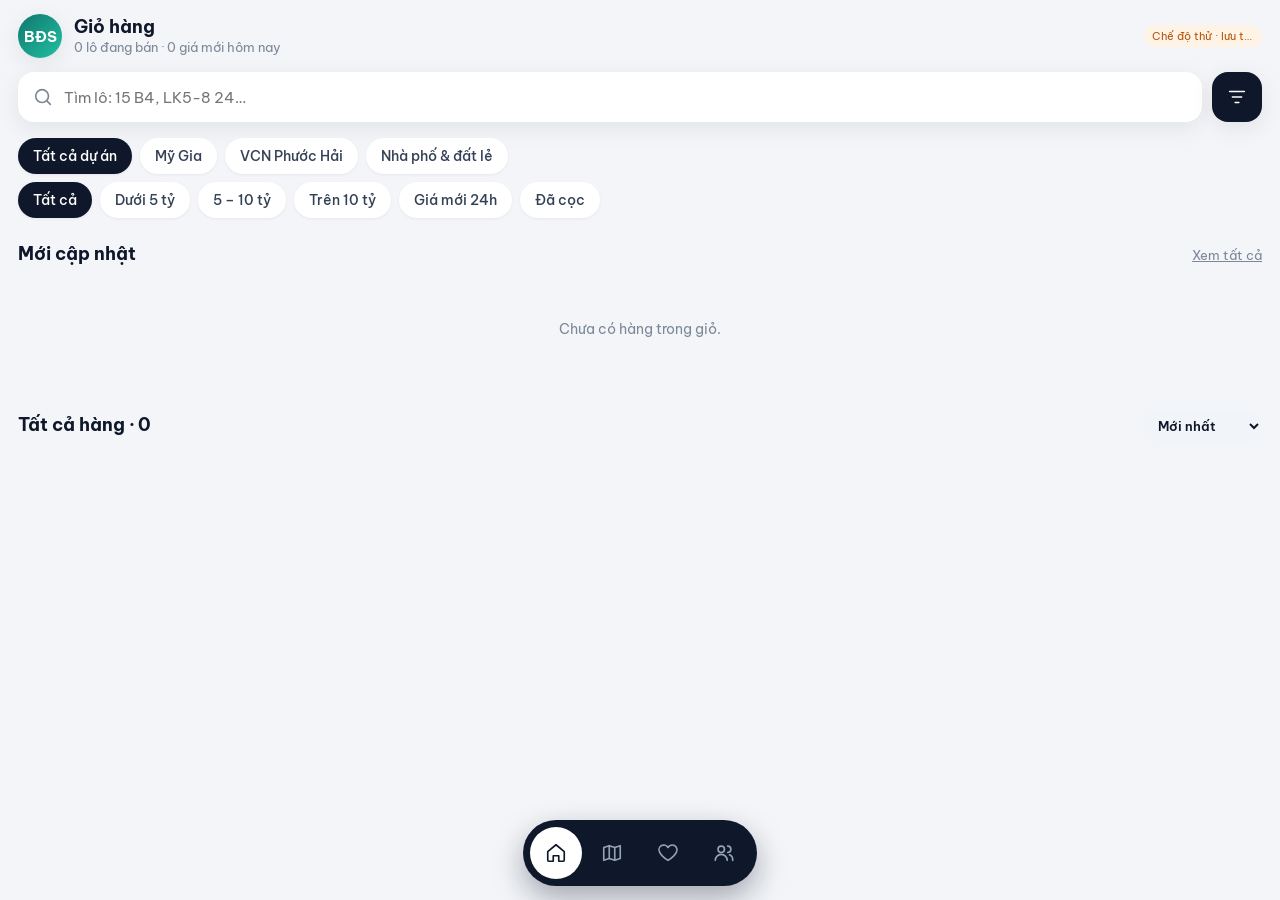
<file: index.html>
<!DOCTYPE html>
<html lang="vi">
<head>
<meta charset="utf-8">
<meta name="viewport" content="width=device-width, initial-scale=1, maximum-scale=1, viewport-fit=cover">
<meta name="theme-color" content="#f3f5f8">
<meta name="apple-mobile-web-app-capable" content="yes">
<title>Giỏ hàng BĐS</title>
<link rel="preconnect" href="https://fonts.googleapis.com">
<link href="https://fonts.googleapis.com/css2?family=Be+Vietnam+Pro:wght@400;500;600;700;800&display=swap" rel="stylesheet">
<link rel="stylesheet" href="leaflet.css">
<link rel="stylesheet" href="app.css?v=1794473545">
</head>
<body data-mode="sale">
<svg width="0" height="0" style="position:absolute">
 <symbol id="i-home" viewBox="0 0 24 24"><path d="M3 10.5 12 3l9 7.5V20a1 1 0 0 1-1 1h-5v-6h-6v6H4a1 1 0 0 1-1-1z"/></symbol>
 <symbol id="i-map" viewBox="0 0 24 24"><path d="M9 4 3 6v14l6-2 6 2 6-2V4l-6 2-6-2zM9 4v14M15 6v14"/></symbol>
 <symbol id="i-heart" viewBox="0 0 24 24"><path d="M12 20s-7-4.4-9.2-9A5 5 0 0 1 12 6a5 5 0 0 1 9.2 5C19 15.6 12 20 12 20z"/></symbol>
 <symbol id="i-users" viewBox="0 0 24 24"><circle cx="9" cy="8" r="3.5"/><path d="M2.5 20a6.5 6.5 0 0 1 13 0M16 4.5a3.5 3.5 0 0 1 0 7M18 14a6 6 0 0 1 3.5 6"/></symbol>
 <symbol id="i-inbox" viewBox="0 0 24 24"><path d="M4 13h4l2 3h4l2-3h4M5 5h14l2 8v6a1 1 0 0 1-1 1H4a1 1 0 0 1-1-1v-6z"/></symbol>
 <symbol id="i-grid" viewBox="0 0 24 24"><rect x="3" y="3" width="7" height="7" rx="2"/><rect x="14" y="3" width="7" height="7" rx="2"/><rect x="3" y="14" width="7" height="7" rx="2"/><rect x="14" y="14" width="7" height="7" rx="2"/></symbol>
 <symbol id="i-search" viewBox="0 0 24 24"><circle cx="11" cy="11" r="7"/><path d="m20 20-3.5-3.5"/></symbol>
 <symbol id="i-filter" viewBox="0 0 24 24"><path d="M4 6h16M7 12h10M10 18h4"/></symbol>
 <symbol id="i-back" viewBox="0 0 24 24"><path d="M15 5l-7 7 7 7"/></symbol>
 <symbol id="i-share" viewBox="0 0 24 24"><path d="M12 3v12M7 8l5-5 5 5M5 14v5a2 2 0 0 0 2 2h10a2 2 0 0 0 2-2v-5"/></symbol>
 <symbol id="i-pin" viewBox="0 0 24 24"><path d="M12 21s7-6.2 7-12a7 7 0 0 0-14 0c0 5.8 7 12 7 12z"/><circle cx="12" cy="9" r="2.5"/></symbol>
 <symbol id="i-area" viewBox="0 0 24 24"><rect x="4" y="4" width="16" height="16" rx="2"/><path d="M4 9h16M9 4v16"/></symbol>
 <symbol id="i-width" viewBox="0 0 24 24"><path d="M3 12h18M6 9l-3 3 3 3M18 9l3 3-3 3"/></symbol>
 <symbol id="i-compass" viewBox="0 0 24 24"><circle cx="12" cy="12" r="9"/><path d="m15.5 8.5-2 5-5 2 2-5z"/></symbol>
 <symbol id="i-pct" viewBox="0 0 24 24"><path d="M19 5 5 19"/><circle cx="7" cy="7" r="2.5"/><circle cx="17" cy="17" r="2.5"/></symbol>
 <symbol id="i-copy" viewBox="0 0 24 24"><rect x="8" y="8" width="12" height="12" rx="2"/><path d="M16 8V6a2 2 0 0 0-2-2H6a2 2 0 0 0-2 2v8a2 2 0 0 0 2 2h2"/></symbol>
 <symbol id="i-phone" viewBox="0 0 24 24"><path d="M5 4h4l2 5-2.5 1.5a11 11 0 0 0 5 5L15 13l5 2v4a2 2 0 0 1-2 2A16 16 0 0 1 3 6a2 2 0 0 1 2-2z"/></symbol>
 <symbol id="i-edit" viewBox="0 0 24 24"><path d="M4 20h4L19 9l-4-4L4 16zM14 6l4 4"/></symbol>
 <symbol id="i-plus" viewBox="0 0 24 24"><path d="M12 5v14M5 12h14"/></symbol>
 <symbol id="i-clock" viewBox="0 0 24 24"><circle cx="12" cy="12" r="9"/><path d="M12 7v5l3 2"/></symbol>
</svg>
<div id="app">
<main>
  <!-- HOME / GIỎ HÀNG -->
  <section class="view on" id="v-home">
    <div class="top">
      <div class="avatar" id="meAv">BĐS</div>
      <div class="who"><b id="hello">Giỏ hàng</b><small id="sub">Đang tải…</small></div>
      <span id="conn">…</span>
      <button class="icon-btn admin-only" id="bLogin" style="display:none" title="Đăng nhập">👤</button>
    </div>
    <div class="search">
      <div class="box"><svg class="i"><use href="#i-search"/></svg><input id="hq" placeholder="Tìm lô: 15 B4, LK5-8 24…" enterkeyhint="search"></div>
      <button class="icon-btn" id="hFilter"><svg class="i"><use href="#i-filter"/></svg></button>
    </div>
    <div class="chips" id="pjChips"></div>
    <div class="chips" id="qChips" style="padding-top:4px"></div>
    <div class="admin-only statrow" id="stats"></div>
    <div class="sec"><h3>Mới cập nhật</h3><button data-sort="new">Xem tất cả</button></div>
    <div class="hscroll" id="newest"></div>
    <div class="sec"><h3 id="listTitle">Tất cả hàng</h3>
      <select id="lsort" class="btn-lite" style="border:0;padding:7px 10px"><option value="new">Mới nhất</option><option value="asc">Giá thấp</option><option value="desc">Giá cao</option><option value="m2">Rẻ nhất /m²</option></select></div>
    <div class="admin-only pad" style="padding-top:0;margin-bottom:8px;display:flex;gap:8px;flex-wrap:wrap">
      <button class="btn sm pri" id="bAdd">＋ Thêm hàng</button><button class="btn sm" id="bCopyAll">Copy giỏ hàng</button><button class="btn sm" id="bUnpinned">Chưa ghim</button>
    </div>
    <div id="list"></div>
  </section>

  <!-- MAP -->
  <section class="view" id="v-map">
    <div id="map"></div>
    <div class="mapbar">
      <button class="icon-btn" id="mBack"><svg class="i"><use href="#i-back"/></svg></button>
      <div class="box"><svg class="i"><use href="#i-search"/></svg><input id="q" placeholder="Tìm lô, tên đường…" enterkeyhint="search"></div>
      <button class="icon-btn" id="bFilter"><svg class="i"><use href="#i-filter"/></svg></button>
    </div>
    <div class="panel" id="filterPanel">
      <div class="row"><span class="meta">Giá (tỷ)</span><input class="t" id="fMin" type="number" step="0.1" inputmode="decimal" placeholder="từ" style="width:90px"><input class="t" id="fMax" type="number" step="0.1" inputmode="decimal" placeholder="đến" style="width:90px"></div>
      <label class="f">Hướng</label><div class="row" id="fDirs"></div>
      <label class="f">Trạng thái</label><div class="row" id="fStatus"></div>
      <div class="row"><button class="chip" id="fRecent">Giá mới 24h</button><span style="margin-left:auto"></span><button class="btn sm" id="fClear">Xoá lọc</button><button class="btn sm pri" id="fClose">Xong</button></div>
      <div class="meta" id="fCount"></div>
    </div>
    <div class="panel dark" id="modeBar"></div>
    <div id="side">
      <div id="layerSw"><button data-l="block" class="on">Khối</button><button data-l="plain">Bản vẽ</button><button data-l="sat">Vệ tinh</button></div>
      <button class="btn sm admin-only" id="bAlign" style="background:#fff;box-shadow:var(--sh)">📐 Canh</button>
    </div>
    <div class="legend" id="legend"></div>
    <div id="sheet"><div class="grab"></div><div class="sh" id="sheetBody"></div></div>
  </section>

  <!-- DETAIL -->
  <section class="view" id="v-detail"></section>

  <!-- SAVED (sale) -->
  <section class="view" id="v-saved">
    <div class="top"><div class="who"><b>Đã lưu</b><small>Lô bạn đánh dấu ♥ trên máy này</small></div></div>
    <div id="savedList" style="margin-top:10px"></div>
  </section>

  <!-- IMPORT (admin) -->
  <section class="view admin-only" id="v-import">
    <div class="top"><div class="who"><b>Nhập tin Viber</b><small>Dán tin, hệ thống tự tách lô – giá – hoa hồng</small></div></div>
    <div class="pad">
      <div class="card">
        <textarea class="t" id="raw" rows="7" placeholder="[10/11 15:25] Thông Đoàn: - 15 B4 giá 115tr/m&#10;- 54B4 giá 120tr/m  Nguồn CC, HH 2%"></textarea>
        <div class="row"><select class="t" id="rawPj" style="flex:1"></select></div>
        <div class="row"><input class="t" id="rawPoster" placeholder="Người đăng (nếu tin không có tên)" style="flex:1"><button class="btn pri" id="bParse">Tách tin</button></div>
      </div>
      <div id="preview"></div>
    </div>
  </section>

  <!-- DEMANDS -->
  <section class="view" id="v-demand">
    <div class="top"><div class="who"><b>Khách cần mua</b><small>Tự ghép với hàng đang bán khớp tài chính &amp; hướng</small></div></div>
    <div class="pad"><div id="demands"></div></div>
  </section>

  <!-- PROJECTS (admin) -->
  <section class="view admin-only" id="v-proj">
    <div class="top"><div class="who"><b>Dự án</b><small>Sơ đồ, vị trí, từ khoá nhận diện</small></div></div>
    <div class="pad">
      <button class="btn pri" id="bNewPj" style="margin-bottom:12px">＋ Thêm dự án / khu</button>
      <div id="pjList"></div>
    </div>
  </section>
</main>
<nav class="nav" id="nav">
  <button class="on" data-v="home" title="Giỏ hàng"><svg class="i"><use href="#i-home"/></svg></button>
  <button data-v="map" title="Bản đồ"><svg class="i"><use href="#i-map"/></svg></button>
  <button class="sale-only" data-v="saved" title="Đã lưu"><svg class="i"><use href="#i-heart"/></svg><span class="badge" id="nSaved" style="display:none"></span></button>
  <button class="admin-only" data-v="import" title="Nhập Viber"><svg class="i"><use href="#i-inbox"/></svg></button>
  <button data-v="demand" title="Khách cần"><svg class="i"><use href="#i-users"/></svg><span class="badge" id="nDem" style="display:none"></span></button>
  <button class="admin-only" data-v="proj" title="Dự án"><svg class="i"><use href="#i-grid"/></svg></button>
</nav>
<div class="actbar" id="actbar"></div>
</div>
<select id="pjSel" style="display:none"></select><span id="nList" style="display:none"></span><input id="lq" style="display:none">
<div class="modal" id="mEdit"><div class="box" id="mEditBox"></div></div>
<div id="toast"></div>
<script src="leaflet.js"></script>
<script src="config.js"></script>
<script src="app.js?v=1794473545"></script>
</body>
</html>
</file>
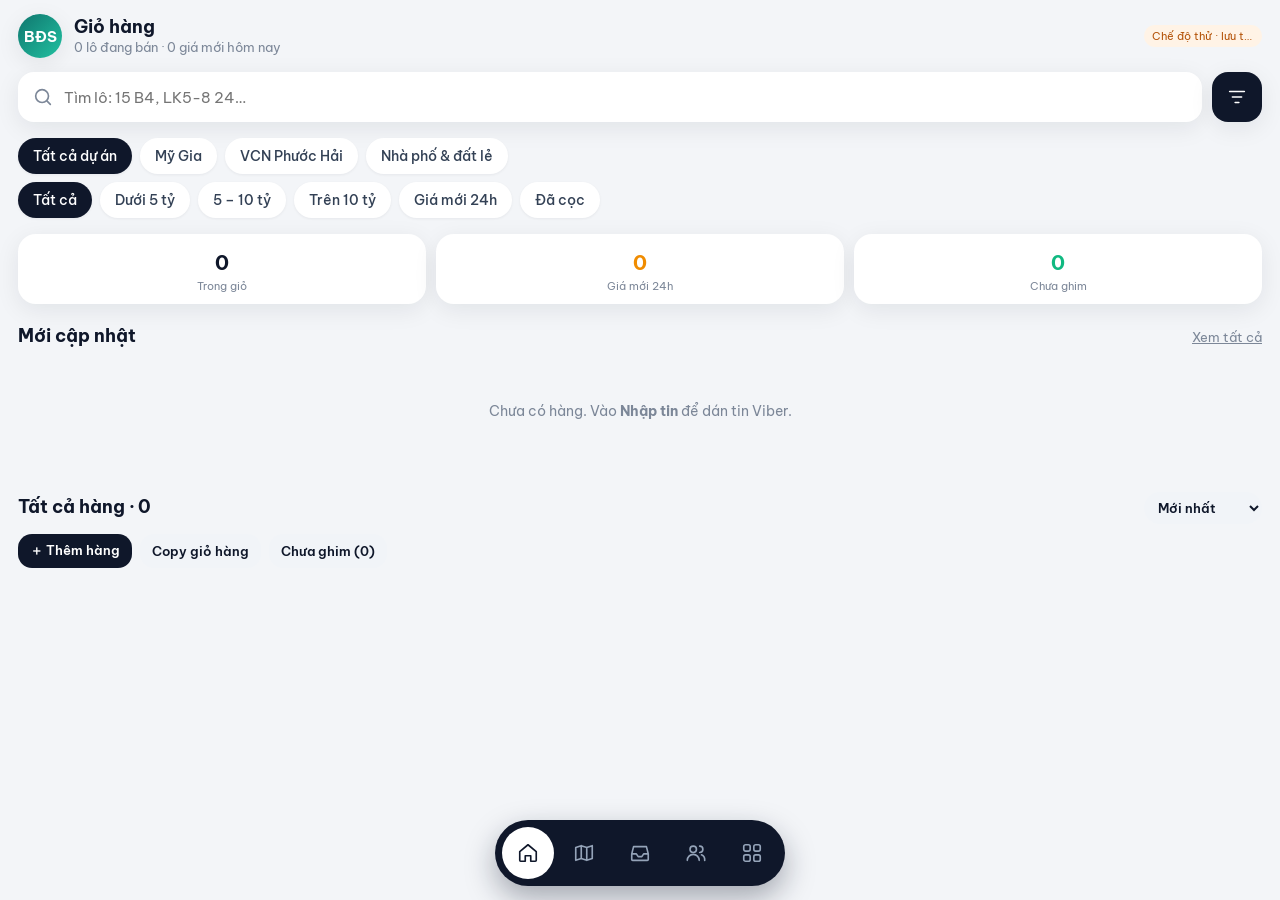
<file: admin.html>
<!DOCTYPE html>
<html lang="vi">
<head>
<meta charset="utf-8">
<meta name="viewport" content="width=device-width, initial-scale=1, maximum-scale=1, viewport-fit=cover">
<meta name="theme-color" content="#f3f5f8">
<meta name="apple-mobile-web-app-capable" content="yes">
<title>Quản trị giỏ hàng</title>
<link rel="preconnect" href="https://fonts.googleapis.com">
<link href="https://fonts.googleapis.com/css2?family=Be+Vietnam+Pro:wght@400;500;600;700;800&display=swap" rel="stylesheet">
<link rel="stylesheet" href="leaflet.css">
<link rel="stylesheet" href="app.css?v=1794473545">
</head>
<body data-mode="admin">
<svg width="0" height="0" style="position:absolute">
 <symbol id="i-home" viewBox="0 0 24 24"><path d="M3 10.5 12 3l9 7.5V20a1 1 0 0 1-1 1h-5v-6h-6v6H4a1 1 0 0 1-1-1z"/></symbol>
 <symbol id="i-map" viewBox="0 0 24 24"><path d="M9 4 3 6v14l6-2 6 2 6-2V4l-6 2-6-2zM9 4v14M15 6v14"/></symbol>
 <symbol id="i-heart" viewBox="0 0 24 24"><path d="M12 20s-7-4.4-9.2-9A5 5 0 0 1 12 6a5 5 0 0 1 9.2 5C19 15.6 12 20 12 20z"/></symbol>
 <symbol id="i-users" viewBox="0 0 24 24"><circle cx="9" cy="8" r="3.5"/><path d="M2.5 20a6.5 6.5 0 0 1 13 0M16 4.5a3.5 3.5 0 0 1 0 7M18 14a6 6 0 0 1 3.5 6"/></symbol>
 <symbol id="i-inbox" viewBox="0 0 24 24"><path d="M4 13h4l2 3h4l2-3h4M5 5h14l2 8v6a1 1 0 0 1-1 1H4a1 1 0 0 1-1-1v-6z"/></symbol>
 <symbol id="i-grid" viewBox="0 0 24 24"><rect x="3" y="3" width="7" height="7" rx="2"/><rect x="14" y="3" width="7" height="7" rx="2"/><rect x="3" y="14" width="7" height="7" rx="2"/><rect x="14" y="14" width="7" height="7" rx="2"/></symbol>
 <symbol id="i-search" viewBox="0 0 24 24"><circle cx="11" cy="11" r="7"/><path d="m20 20-3.5-3.5"/></symbol>
 <symbol id="i-filter" viewBox="0 0 24 24"><path d="M4 6h16M7 12h10M10 18h4"/></symbol>
 <symbol id="i-back" viewBox="0 0 24 24"><path d="M15 5l-7 7 7 7"/></symbol>
 <symbol id="i-share" viewBox="0 0 24 24"><path d="M12 3v12M7 8l5-5 5 5M5 14v5a2 2 0 0 0 2 2h10a2 2 0 0 0 2-2v-5"/></symbol>
 <symbol id="i-pin" viewBox="0 0 24 24"><path d="M12 21s7-6.2 7-12a7 7 0 0 0-14 0c0 5.8 7 12 7 12z"/><circle cx="12" cy="9" r="2.5"/></symbol>
 <symbol id="i-area" viewBox="0 0 24 24"><rect x="4" y="4" width="16" height="16" rx="2"/><path d="M4 9h16M9 4v16"/></symbol>
 <symbol id="i-width" viewBox="0 0 24 24"><path d="M3 12h18M6 9l-3 3 3 3M18 9l3 3-3 3"/></symbol>
 <symbol id="i-compass" viewBox="0 0 24 24"><circle cx="12" cy="12" r="9"/><path d="m15.5 8.5-2 5-5 2 2-5z"/></symbol>
 <symbol id="i-pct" viewBox="0 0 24 24"><path d="M19 5 5 19"/><circle cx="7" cy="7" r="2.5"/><circle cx="17" cy="17" r="2.5"/></symbol>
 <symbol id="i-copy" viewBox="0 0 24 24"><rect x="8" y="8" width="12" height="12" rx="2"/><path d="M16 8V6a2 2 0 0 0-2-2H6a2 2 0 0 0-2 2v8a2 2 0 0 0 2 2h2"/></symbol>
 <symbol id="i-phone" viewBox="0 0 24 24"><path d="M5 4h4l2 5-2.5 1.5a11 11 0 0 0 5 5L15 13l5 2v4a2 2 0 0 1-2 2A16 16 0 0 1 3 6a2 2 0 0 1 2-2z"/></symbol>
 <symbol id="i-edit" viewBox="0 0 24 24"><path d="M4 20h4L19 9l-4-4L4 16zM14 6l4 4"/></symbol>
 <symbol id="i-plus" viewBox="0 0 24 24"><path d="M12 5v14M5 12h14"/></symbol>
 <symbol id="i-clock" viewBox="0 0 24 24"><circle cx="12" cy="12" r="9"/><path d="M12 7v5l3 2"/></symbol>
</svg>
<div id="app">
<main>
  <!-- HOME / GIỎ HÀNG -->
  <section class="view on" id="v-home">
    <div class="top">
      <div class="avatar" id="meAv">BĐS</div>
      <div class="who"><b id="hello">Giỏ hàng</b><small id="sub">Đang tải…</small></div>
      <span id="conn">…</span>
      <button class="icon-btn admin-only" id="bLogin" style="display:none" title="Đăng nhập">👤</button>
    </div>
    <div class="search">
      <div class="box"><svg class="i"><use href="#i-search"/></svg><input id="hq" placeholder="Tìm lô: 15 B4, LK5-8 24…" enterkeyhint="search"></div>
      <button class="icon-btn" id="hFilter"><svg class="i"><use href="#i-filter"/></svg></button>
    </div>
    <div class="chips" id="pjChips"></div>
    <div class="chips" id="qChips" style="padding-top:4px"></div>
    <div class="admin-only statrow" id="stats"></div>
    <div class="sec"><h3>Mới cập nhật</h3><button data-sort="new">Xem tất cả</button></div>
    <div class="hscroll" id="newest"></div>
    <div class="sec"><h3 id="listTitle">Tất cả hàng</h3>
      <select id="lsort" class="btn-lite" style="border:0;padding:7px 10px"><option value="new">Mới nhất</option><option value="asc">Giá thấp</option><option value="desc">Giá cao</option><option value="m2">Rẻ nhất /m²</option></select></div>
    <div class="admin-only pad" style="padding-top:0;margin-bottom:8px;display:flex;gap:8px;flex-wrap:wrap">
      <button class="btn sm pri" id="bAdd">＋ Thêm hàng</button><button class="btn sm" id="bCopyAll">Copy giỏ hàng</button><button class="btn sm" id="bUnpinned">Chưa ghim</button>
    </div>
    <div id="list"></div>
  </section>

  <!-- MAP -->
  <section class="view" id="v-map">
    <div id="map"></div>
    <div class="mapbar">
      <button class="icon-btn" id="mBack"><svg class="i"><use href="#i-back"/></svg></button>
      <div class="box"><svg class="i"><use href="#i-search"/></svg><input id="q" placeholder="Tìm lô, tên đường…" enterkeyhint="search"></div>
      <button class="icon-btn" id="bFilter"><svg class="i"><use href="#i-filter"/></svg></button>
    </div>
    <div class="panel" id="filterPanel">
      <div class="row"><span class="meta">Giá (tỷ)</span><input class="t" id="fMin" type="number" step="0.1" inputmode="decimal" placeholder="từ" style="width:90px"><input class="t" id="fMax" type="number" step="0.1" inputmode="decimal" placeholder="đến" style="width:90px"></div>
      <label class="f">Hướng</label><div class="row" id="fDirs"></div>
      <label class="f">Trạng thái</label><div class="row" id="fStatus"></div>
      <div class="row"><button class="chip" id="fRecent">Giá mới 24h</button><span style="margin-left:auto"></span><button class="btn sm" id="fClear">Xoá lọc</button><button class="btn sm pri" id="fClose">Xong</button></div>
      <div class="meta" id="fCount"></div>
    </div>
    <div class="panel dark" id="modeBar"></div>
    <div id="side">
      <div id="layerSw"><button data-l="block" class="on">Khối</button><button data-l="plain">Bản vẽ</button><button data-l="sat">Vệ tinh</button></div>
      <button class="btn sm admin-only" id="bAlign" style="background:#fff;box-shadow:var(--sh)">📐 Canh</button>
    </div>
    <div class="legend" id="legend"></div>
    <div id="sheet"><div class="grab"></div><div class="sh" id="sheetBody"></div></div>
  </section>

  <!-- DETAIL -->
  <section class="view" id="v-detail"></section>

  <!-- SAVED (sale) -->
  <section class="view" id="v-saved">
    <div class="top"><div class="who"><b>Đã lưu</b><small>Lô bạn đánh dấu ♥ trên máy này</small></div></div>
    <div id="savedList" style="margin-top:10px"></div>
  </section>

  <!-- IMPORT (admin) -->
  <section class="view admin-only" id="v-import">
    <div class="top"><div class="who"><b>Nhập tin Viber</b><small>Dán tin, hệ thống tự tách lô – giá – hoa hồng</small></div></div>
    <div class="pad">
      <div class="card">
        <textarea class="t" id="raw" rows="7" placeholder="[10/11 15:25] Thông Đoàn: - 15 B4 giá 115tr/m&#10;- 54B4 giá 120tr/m  Nguồn CC, HH 2%"></textarea>
        <div class="row"><select class="t" id="rawPj" style="flex:1"></select></div>
        <div class="row"><input class="t" id="rawPoster" placeholder="Người đăng (nếu tin không có tên)" style="flex:1"><button class="btn pri" id="bParse">Tách tin</button></div>
      </div>
      <div id="preview"></div>
    </div>
  </section>

  <!-- DEMANDS -->
  <section class="view" id="v-demand">
    <div class="top"><div class="who"><b>Khách cần mua</b><small>Tự ghép với hàng đang bán khớp tài chính &amp; hướng</small></div></div>
    <div class="pad"><div id="demands"></div></div>
  </section>

  <!-- PROJECTS (admin) -->
  <section class="view admin-only" id="v-proj">
    <div class="top"><div class="who"><b>Dự án</b><small>Sơ đồ, vị trí, từ khoá nhận diện</small></div></div>
    <div class="pad">
      <button class="btn pri" id="bNewPj" style="margin-bottom:12px">＋ Thêm dự án / khu</button>
      <div id="pjList"></div>
    </div>
  </section>
</main>
<nav class="nav" id="nav">
  <button class="on" data-v="home" title="Giỏ hàng"><svg class="i"><use href="#i-home"/></svg></button>
  <button data-v="map" title="Bản đồ"><svg class="i"><use href="#i-map"/></svg></button>
  <button class="sale-only" data-v="saved" title="Đã lưu"><svg class="i"><use href="#i-heart"/></svg><span class="badge" id="nSaved" style="display:none"></span></button>
  <button class="admin-only" data-v="import" title="Nhập Viber"><svg class="i"><use href="#i-inbox"/></svg></button>
  <button data-v="demand" title="Khách cần"><svg class="i"><use href="#i-users"/></svg><span class="badge" id="nDem" style="display:none"></span></button>
  <button class="admin-only" data-v="proj" title="Dự án"><svg class="i"><use href="#i-grid"/></svg></button>
</nav>
<div class="actbar" id="actbar"></div>
</div>
<select id="pjSel" style="display:none"></select><span id="nList" style="display:none"></span><input id="lq" style="display:none">
<div class="modal" id="mEdit"><div class="box" id="mEditBox"></div></div>
<div id="toast"></div>
<script src="leaflet.js"></script>
<script src="config.js"></script>
<script src="app.js?v=1794473545"></script>
</body>
</html>
</file>
<file: leaflet.css>
/* required styles */

.leaflet-pane,
.leaflet-tile,
.leaflet-marker-icon,
.leaflet-marker-shadow,
.leaflet-tile-container,
.leaflet-pane > svg,
.leaflet-pane > canvas,
.leaflet-zoom-box,
.leaflet-image-layer,
.leaflet-layer {
	position: absolute;
	left: 0;
	top: 0;
	}
.leaflet-container {
	overflow: hidden;
	}
.leaflet-tile,
.leaflet-marker-icon,
.leaflet-marker-shadow {
	-webkit-user-select: none;
	   -moz-user-select: none;
	        user-select: none;
	  -webkit-user-drag: none;
	}
/* Prevents IE11 from highlighting tiles in blue */
.leaflet-tile::selection {
	background: transparent;
}
/* Safari renders non-retina tile on retina better with this, but Chrome is worse */
.leaflet-safari .leaflet-tile {
	image-rendering: -webkit-optimize-contrast;
	}
/* hack that prevents hw layers "stretching" when loading new tiles */
.leaflet-safari .leaflet-tile-container {
	width: 1600px;
	height: 1600px;
	-webkit-transform-origin: 0 0;
	}
.leaflet-marker-icon,
.leaflet-marker-shadow {
	display: block;
	}
/* .leaflet-container svg: reset svg max-width decleration shipped in Joomla! (joomla.org) 3.x */
/* .leaflet-container img: map is broken in FF if you have max-width: 100% on tiles */
.leaflet-container .leaflet-overlay-pane svg {
	max-width: none !important;
	max-height: none !important;
	}
.leaflet-container .leaflet-marker-pane img,
.leaflet-container .leaflet-shadow-pane img,
.leaflet-container .leaflet-tile-pane img,
.leaflet-container img.leaflet-image-layer,
.leaflet-container .leaflet-tile {
	max-width: none !important;
	max-height: none !important;
	width: auto;
	padding: 0;
	}

.leaflet-container img.leaflet-tile {
	/* See: https://bugs.chromium.org/p/chromium/issues/detail?id=600120 */
	mix-blend-mode: plus-lighter;
}

.leaflet-container.leaflet-touch-zoom {
	-ms-touch-action: pan-x pan-y;
	touch-action: pan-x pan-y;
	}
.leaflet-container.leaflet-touch-drag {
	-ms-touch-action: pinch-zoom;
	/* Fallback for FF which doesn't support pinch-zoom */
	touch-action: none;
	touch-action: pinch-zoom;
}
.leaflet-container.leaflet-touch-drag.leaflet-touch-zoom {
	-ms-touch-action: none;
	touch-action: none;
}
.leaflet-container {
	-webkit-tap-highlight-color: transparent;
}
.leaflet-container a {
	-webkit-tap-highlight-color: rgba(51, 181, 229, 0.4);
}
.leaflet-tile {
	filter: inherit;
	visibility: hidden;
	}
.leaflet-tile-loaded {
	visibility: inherit;
	}
.leaflet-zoom-box {
	width: 0;
	height: 0;
	-moz-box-sizing: border-box;
	     box-sizing: border-box;
	z-index: 800;
	}
/* workaround for https://bugzilla.mozilla.org/show_bug.cgi?id=888319 */
.leaflet-overlay-pane svg {
	-moz-user-select: none;
	}

.leaflet-pane         { z-index: 400; }

.leaflet-tile-pane    { z-index: 200; }
.leaflet-overlay-pane { z-index: 400; }
.leaflet-shadow-pane  { z-index: 500; }
.leaflet-marker-pane  { z-index: 600; }
.leaflet-tooltip-pane   { z-index: 650; }
.leaflet-popup-pane   { z-index: 700; }

.leaflet-map-pane canvas { z-index: 100; }
.leaflet-map-pane svg    { z-index: 200; }

.leaflet-vml-shape {
	width: 1px;
	height: 1px;
	}
.lvml {
	behavior: url(#default#VML);
	display: inline-block;
	position: absolute;
	}


/* control positioning */

.leaflet-control {
	position: relative;
	z-index: 800;
	pointer-events: visiblePainted; /* IE 9-10 doesn't have auto */
	pointer-events: auto;
	}
.leaflet-top,
.leaflet-bottom {
	position: absolute;
	z-index: 1000;
	pointer-events: none;
	}
.leaflet-top {
	top: 0;
	}
.leaflet-right {
	right: 0;
	}
.leaflet-bottom {
	bottom: 0;
	}
.leaflet-left {
	left: 0;
	}
.leaflet-control {
	float: left;
	clear: both;
	}
.leaflet-right .leaflet-control {
	float: right;
	}
.leaflet-top .leaflet-control {
	margin-top: 10px;
	}
.leaflet-bottom .leaflet-control {
	margin-bottom: 10px;
	}
.leaflet-left .leaflet-control {
	margin-left: 10px;
	}
.leaflet-right .leaflet-control {
	margin-right: 10px;
	}


/* zoom and fade animations */

.leaflet-fade-anim .leaflet-popup {
	opacity: 0;
	-webkit-transition: opacity 0.2s linear;
	   -moz-transition: opacity 0.2s linear;
	        transition: opacity 0.2s linear;
	}
.leaflet-fade-anim .leaflet-map-pane .leaflet-popup {
	opacity: 1;
	}
.leaflet-zoom-animated {
	-webkit-transform-origin: 0 0;
	    -ms-transform-origin: 0 0;
	        transform-origin: 0 0;
	}
svg.leaflet-zoom-animated {
	will-change: transform;
}

.leaflet-zoom-anim .leaflet-zoom-animated {
	-webkit-transition: -webkit-transform 0.25s cubic-bezier(0,0,0.25,1);
	   -moz-transition:    -moz-transform 0.25s cubic-bezier(0,0,0.25,1);
	        transition:         transform 0.25s cubic-bezier(0,0,0.25,1);
	}
.leaflet-zoom-anim .leaflet-tile,
.leaflet-pan-anim .leaflet-tile {
	-webkit-transition: none;
	   -moz-transition: none;
	        transition: none;
	}

.leaflet-zoom-anim .leaflet-zoom-hide {
	visibility: hidden;
	}


/* cursors */

.leaflet-interactive {
	cursor: pointer;
	}
.leaflet-grab {
	cursor: -webkit-grab;
	cursor:    -moz-grab;
	cursor:         grab;
	}
.leaflet-crosshair,
.leaflet-crosshair .leaflet-interactive {
	cursor: crosshair;
	}
.leaflet-popup-pane,
.leaflet-control {
	cursor: auto;
	}
.leaflet-dragging .leaflet-grab,
.leaflet-dragging .leaflet-grab .leaflet-interactive,
.leaflet-dragging .leaflet-marker-draggable {
	cursor: move;
	cursor: -webkit-grabbing;
	cursor:    -moz-grabbing;
	cursor:         grabbing;
	}

/* marker & overlays interactivity */
.leaflet-marker-icon,
.leaflet-marker-shadow,
.leaflet-image-layer,
.leaflet-pane > svg path,
.leaflet-tile-container {
	pointer-events: none;
	}

.leaflet-marker-icon.leaflet-interactive,
.leaflet-image-layer.leaflet-interactive,
.leaflet-pane > svg path.leaflet-interactive,
svg.leaflet-image-layer.leaflet-interactive path {
	pointer-events: visiblePainted; /* IE 9-10 doesn't have auto */
	pointer-events: auto;
	}

/* visual tweaks */

.leaflet-container {
	background: #ddd;
	outline-offset: 1px;
	}
.leaflet-container a {
	color: #0078A8;
	}
.leaflet-zoom-box {
	border: 2px dotted #38f;
	background: rgba(255,255,255,0.5);
	}


/* general typography */
.leaflet-container {
	font-family: "Helvetica Neue", Arial, Helvetica, sans-serif;
	font-size: 12px;
	font-size: 0.75rem;
	line-height: 1.5;
	}


/* general toolbar styles */

.leaflet-bar {
	box-shadow: 0 1px 5px rgba(0,0,0,0.65);
	border-radius: 4px;
	}
.leaflet-bar a {
	background-color: #fff;
	border-bottom: 1px solid #ccc;
	width: 26px;
	height: 26px;
	line-height: 26px;
	display: block;
	text-align: center;
	text-decoration: none;
	color: black;
	}
.leaflet-bar a,
.leaflet-control-layers-toggle {
	background-position: 50% 50%;
	background-repeat: no-repeat;
	display: block;
	}
.leaflet-bar a:hover,
.leaflet-bar a:focus {
	background-color: #f4f4f4;
	}
.leaflet-bar a:first-child {
	border-top-left-radius: 4px;
	border-top-right-radius: 4px;
	}
.leaflet-bar a:last-child {
	border-bottom-left-radius: 4px;
	border-bottom-right-radius: 4px;
	border-bottom: none;
	}
.leaflet-bar a.leaflet-disabled {
	cursor: default;
	background-color: #f4f4f4;
	color: #bbb;
	}

.leaflet-touch .leaflet-bar a {
	width: 30px;
	height: 30px;
	line-height: 30px;
	}
.leaflet-touch .leaflet-bar a:first-child {
	border-top-left-radius: 2px;
	border-top-right-radius: 2px;
	}
.leaflet-touch .leaflet-bar a:last-child {
	border-bottom-left-radius: 2px;
	border-bottom-right-radius: 2px;
	}

/* zoom control */

.leaflet-control-zoom-in,
.leaflet-control-zoom-out {
	font: bold 18px 'Lucida Console', Monaco, monospace;
	text-indent: 1px;
	}

.leaflet-touch .leaflet-control-zoom-in, .leaflet-touch .leaflet-control-zoom-out  {
	font-size: 22px;
	}


/* layers control */

.leaflet-control-layers {
	box-shadow: 0 1px 5px rgba(0,0,0,0.4);
	background: #fff;
	border-radius: 5px;
	}
.leaflet-control-layers-toggle {
	background-image: url(images/layers.png);
	width: 36px;
	height: 36px;
	}
.leaflet-retina .leaflet-control-layers-toggle {
	background-image: url(images/layers-2x.png);
	background-size: 26px 26px;
	}
.leaflet-touch .leaflet-control-layers-toggle {
	width: 44px;
	height: 44px;
	}
.leaflet-control-layers .leaflet-control-layers-list,
.leaflet-control-layers-expanded .leaflet-control-layers-toggle {
	display: none;
	}
.leaflet-control-layers-expanded .leaflet-control-layers-list {
	display: block;
	position: relative;
	}
.leaflet-control-layers-expanded {
	padding: 6px 10px 6px 6px;
	color: #333;
	background: #fff;
	}
.leaflet-control-layers-scrollbar {
	overflow-y: scroll;
	overflow-x: hidden;
	padding-right: 5px;
	}
.leaflet-control-layers-selector {
	margin-top: 2px;
	position: relative;
	top: 1px;
	}
.leaflet-control-layers label {
	display: block;
	font-size: 13px;
	font-size: 1.08333em;
	}
.leaflet-control-layers-separator {
	height: 0;
	border-top: 1px solid #ddd;
	margin: 5px -10px 5px -6px;
	}

/* Default icon URLs */
.leaflet-default-icon-path { /* used only in path-guessing heuristic, see L.Icon.Default */
	background-image: url(images/marker-icon.png);
	}


/* attribution and scale controls */

.leaflet-container .leaflet-control-attribution {
	background: #fff;
	background: rgba(255, 255, 255, 0.8);
	margin: 0;
	}
.leaflet-control-attribution,
.leaflet-control-scale-line {
	padding: 0 5px;
	color: #333;
	line-height: 1.4;
	}
.leaflet-control-attribution a {
	text-decoration: none;
	}
.leaflet-control-attribution a:hover,
.leaflet-control-attribution a:focus {
	text-decoration: underline;
	}
.leaflet-attribution-flag {
	display: inline !important;
	vertical-align: baseline !important;
	width: 1em;
	height: 0.6669em;
	}
.leaflet-left .leaflet-control-scale {
	margin-left: 5px;
	}
.leaflet-bottom .leaflet-control-scale {
	margin-bottom: 5px;
	}
.leaflet-control-scale-line {
	border: 2px solid #777;
	border-top: none;
	line-height: 1.1;
	padding: 2px 5px 1px;
	white-space: nowrap;
	-moz-box-sizing: border-box;
	     box-sizing: border-box;
	background: rgba(255, 255, 255, 0.8);
	text-shadow: 1px 1px #fff;
	}
.leaflet-control-scale-line:not(:first-child) {
	border-top: 2px solid #777;
	border-bottom: none;
	margin-top: -2px;
	}
.leaflet-control-scale-line:not(:first-child):not(:last-child) {
	border-bottom: 2px solid #777;
	}

.leaflet-touch .leaflet-control-attribution,
.leaflet-touch .leaflet-control-layers,
.leaflet-touch .leaflet-bar {
	box-shadow: none;
	}
.leaflet-touch .leaflet-control-layers,
.leaflet-touch .leaflet-bar {
	border: 2px solid rgba(0,0,0,0.2);
	background-clip: padding-box;
	}


/* popup */

.leaflet-popup {
	position: absolute;
	text-align: center;
	margin-bottom: 20px;
	}
.leaflet-popup-content-wrapper {
	padding: 1px;
	text-align: left;
	border-radius: 12px;
	}
.leaflet-popup-content {
	margin: 13px 24px 13px 20px;
	line-height: 1.3;
	font-size: 13px;
	font-size: 1.08333em;
	min-height: 1px;
	}
.leaflet-popup-content p {
	margin: 17px 0;
	margin: 1.3em 0;
	}
.leaflet-popup-tip-container {
	width: 40px;
	height: 20px;
	position: absolute;
	left: 50%;
	margin-top: -1px;
	margin-left: -20px;
	overflow: hidden;
	pointer-events: none;
	}
.leaflet-popup-tip {
	width: 17px;
	height: 17px;
	padding: 1px;

	margin: -10px auto 0;
	pointer-events: auto;

	-webkit-transform: rotate(45deg);
	   -moz-transform: rotate(45deg);
	    -ms-transform: rotate(45deg);
	        transform: rotate(45deg);
	}
.leaflet-popup-content-wrapper,
.leaflet-popup-tip {
	background: white;
	color: #333;
	box-shadow: 0 3px 14px rgba(0,0,0,0.4);
	}
.leaflet-container a.leaflet-popup-close-button {
	position: absolute;
	top: 0;
	right: 0;
	border: none;
	text-align: center;
	width: 24px;
	height: 24px;
	font: 16px/24px Tahoma, Verdana, sans-serif;
	color: #757575;
	text-decoration: none;
	background: transparent;
	}
.leaflet-container a.leaflet-popup-close-button:hover,
.leaflet-container a.leaflet-popup-close-button:focus {
	color: #585858;
	}
.leaflet-popup-scrolled {
	overflow: auto;
	}

.leaflet-oldie .leaflet-popup-content-wrapper {
	-ms-zoom: 1;
	}
.leaflet-oldie .leaflet-popup-tip {
	width: 24px;
	margin: 0 auto;

	-ms-filter: "progid:DXImageTransform.Microsoft.Matrix(M11=0.70710678, M12=0.70710678, M21=-0.70710678, M22=0.70710678)";
	filter: progid:DXImageTransform.Microsoft.Matrix(M11=0.70710678, M12=0.70710678, M21=-0.70710678, M22=0.70710678);
	}

.leaflet-oldie .leaflet-control-zoom,
.leaflet-oldie .leaflet-control-layers,
.leaflet-oldie .leaflet-popup-content-wrapper,
.leaflet-oldie .leaflet-popup-tip {
	border: 1px solid #999;
	}


/* div icon */

.leaflet-div-icon {
	background: #fff;
	border: 1px solid #666;
	}


/* Tooltip */
/* Base styles for the element that has a tooltip */
.leaflet-tooltip {
	position: absolute;
	padding: 6px;
	background-color: #fff;
	border: 1px solid #fff;
	border-radius: 3px;
	color: #222;
	white-space: nowrap;
	-webkit-user-select: none;
	-moz-user-select: none;
	-ms-user-select: none;
	user-select: none;
	pointer-events: none;
	box-shadow: 0 1px 3px rgba(0,0,0,0.4);
	}
.leaflet-tooltip.leaflet-interactive {
	cursor: pointer;
	pointer-events: auto;
	}
.leaflet-tooltip-top:before,
.leaflet-tooltip-bottom:before,
.leaflet-tooltip-left:before,
.leaflet-tooltip-right:before {
	position: absolute;
	pointer-events: none;
	border: 6px solid transparent;
	background: transparent;
	content: "";
	}

/* Directions */

.leaflet-tooltip-bottom {
	margin-top: 6px;
}
.leaflet-tooltip-top {
	margin-top: -6px;
}
.leaflet-tooltip-bottom:before,
.leaflet-tooltip-top:before {
	left: 50%;
	margin-left: -6px;
	}
.leaflet-tooltip-top:before {
	bottom: 0;
	margin-bottom: -12px;
	border-top-color: #fff;
	}
.leaflet-tooltip-bottom:before {
	top: 0;
	margin-top: -12px;
	margin-left: -6px;
	border-bottom-color: #fff;
	}
.leaflet-tooltip-left {
	margin-left: -6px;
}
.leaflet-tooltip-right {
	margin-left: 6px;
}
.leaflet-tooltip-left:before,
.leaflet-tooltip-right:before {
	top: 50%;
	margin-top: -6px;
	}
.leaflet-tooltip-left:before {
	right: 0;
	margin-right: -12px;
	border-left-color: #fff;
	}
.leaflet-tooltip-right:before {
	left: 0;
	margin-left: -12px;
	border-right-color: #fff;
	}

/* Printing */

@media print {
	/* Prevent printers from removing background-images of controls. */
	.leaflet-control {
		-webkit-print-color-adjust: exact;
		print-color-adjust: exact;
		}
	}
</file>
<file: app.css>
:root{
  --bg:#f3f5f8; --card:#fff; --ink:#0f172a; --ink2:#334155; --mut:#7c8798; --line:#e7ebf0;
  --pri:#0f172a; --acc:#0f766e; --acc2:#e6f4f1; --gold:#f5b301;
  --ok:#10b981; --new:#f08c00; --coc:#7c5cd6; --sold:#8d9491; --bad:#dc2626;
  --r:22px; --sh:0 6px 24px rgba(15,23,42,.08); --sh2:0 10px 30px rgba(15,23,42,.16);
  --safe-b:env(safe-area-inset-bottom);
}
*{box-sizing:border-box;-webkit-tap-highlight-color:transparent}
html,body{margin:0;height:100%;font-family:"Be Vietnam Pro",system-ui,-apple-system,sans-serif;color:var(--ink);background:var(--bg);font-size:15px;-webkit-font-smoothing:antialiased}
button,input,select,textarea{font:inherit;color:inherit}
button{cursor:pointer;border:0;background:none;padding:0}
button:disabled{opacity:.45;cursor:default}
svg.i{width:22px;height:22px;stroke:currentColor;fill:none;stroke-width:1.8;stroke-linecap:round;stroke-linejoin:round;flex:none}
#app{position:fixed;inset:0;display:flex;flex-direction:column}
main{flex:1;position:relative;overflow:hidden}
.view{position:absolute;inset:0;display:none;overflow-y:auto;overflow-x:hidden;-webkit-overflow-scrolling:touch;padding-bottom:calc(110px + var(--safe-b))}
.view.on{display:block}
#v-map{overflow:hidden;padding:0}
[data-mode=sale] .admin-only{display:none!important}
[data-mode=admin] .sale-only{display:none!important}

/* ---------- top bar ---------- */
.top{padding:calc(14px + env(safe-area-inset-top)) 18px 6px;display:flex;align-items:center;gap:12px}
.avatar{width:44px;height:44px;border-radius:50%;background:linear-gradient(135deg,#0f766e,#22c1a1);color:#fff;font-weight:700;display:flex;align-items:center;justify-content:center;font-size:15px;flex:none;box-shadow:var(--sh)}
.top .who{min-width:0;flex:1}
.top .who b{display:block;font-size:18px;line-height:1.2;white-space:nowrap;overflow:hidden;text-overflow:ellipsis}
.top .who small{color:var(--mut);font-size:12.5px}
.icon-btn{width:44px;height:44px;border-radius:50%;background:var(--card);display:flex;align-items:center;justify-content:center;box-shadow:var(--sh);flex:none;position:relative}
#conn{font-size:10.5px;padding:4px 8px;max-width:118px;overflow:hidden;text-overflow:ellipsis;border-radius:99px;background:#eef1f5;color:var(--mut);white-space:nowrap}
#conn.live{background:var(--acc2);color:var(--acc)} #conn.off{background:#fff3e6;color:#b45309}
.search{margin:8px 18px 4px;display:flex;gap:10px}
.search .box{flex:1;display:flex;align-items:center;gap:8px;background:var(--card);border-radius:16px;padding:0 14px;box-shadow:var(--sh);height:50px;color:var(--mut)}
.search input{border:0;outline:0;flex:1;min-width:0;background:none;color:var(--ink);font-size:15px}
.search .icon-btn{border-radius:16px;width:50px;height:50px;background:var(--pri);color:#fff}
.chips{display:flex;gap:8px;overflow-x:auto;padding:12px 18px 4px;scrollbar-width:none}
.chips::-webkit-scrollbar{display:none}
.chip{flex:none;border-radius:99px;padding:9px 15px;background:var(--card);font-size:13.5px;font-weight:500;color:var(--ink2);box-shadow:0 1px 3px rgba(15,23,42,.06);white-space:nowrap}
.chip.on{background:var(--pri);color:#fff}
.sec{display:flex;align-items:baseline;justify-content:space-between;padding:20px 18px 10px}
.sec h3{margin:0;font-size:18px;font-weight:700}
.sec a,.sec button{font-size:13px;color:var(--mut);text-decoration:underline}

/* ---------- cards ---------- */
.hscroll{display:flex;gap:14px;overflow-x:auto;padding:4px 18px 10px;scroll-snap-type:x mandatory;scrollbar-width:none}
.hscroll::-webkit-scrollbar{display:none}
.bigcard{flex:none;width:78%;max-width:330px;height:236px;border-radius:var(--r);position:relative;overflow:hidden;scroll-snap-align:start;color:#fff;box-shadow:var(--sh2)}
.thumb{position:absolute;inset:0;background:#2b3a4a}
.thumb svg{position:absolute;inset:0;width:100%;height:100%}
.bigcard .shade{position:absolute;inset:0;background:linear-gradient(180deg,rgba(0,0,0,0) 30%,rgba(8,15,30,.78))}
.pill{display:inline-flex;align-items:center;gap:5px;padding:6px 11px;border-radius:99px;font-size:12px;font-weight:600;background:rgba(255,255,255,.22);backdrop-filter:blur(10px);-webkit-backdrop-filter:blur(10px);color:#fff}
.pill.w{background:#fff;color:var(--ink)}
.bigcard .tl{position:absolute;left:14px;top:14px;display:flex;gap:6px}
.bigcard .tr{position:absolute;right:14px;top:14px}
.heart{width:36px;height:36px;border-radius:50%;background:rgba(255,255,255,.25);backdrop-filter:blur(10px);-webkit-backdrop-filter:blur(10px);display:flex;align-items:center;justify-content:center;color:#fff}
.heart.on svg{fill:#ff4d6d;stroke:#ff4d6d}
.bigcard .bt{position:absolute;left:14px;right:14px;bottom:14px}
.bigcard .row1{display:flex;justify-content:space-between;align-items:flex-end;gap:8px}
.bigcard h4{margin:0;font-size:19px;font-weight:700;line-height:1.2}
.bigcard .sub{font-size:12px;opacity:.85;margin-top:2px}
.bigcard .pr{font-size:19px;font-weight:700;white-space:nowrap;text-align:right}
.bigcard .pr small{display:block;font-size:11px;font-weight:500;opacity:.85}
.specs{display:flex;gap:6px;margin-top:10px;flex-wrap:wrap}
.specs .pill{font-weight:500}
.lcard{display:flex;gap:12px;background:var(--card);border-radius:var(--r);padding:10px;margin:0 18px 12px;box-shadow:var(--sh);position:relative}
.lcard .thumb{position:relative;width:118px;height:118px;border-radius:16px;overflow:hidden;flex:none}
.lcard .thumb .pill{position:absolute;left:8px;top:8px;font-size:11px;padding:4px 9px}
.lcard .info{min-width:0;flex:1;display:flex;flex-direction:column;padding:2px 2px 0}
.lcard h4{margin:0;font-size:16px;font-weight:700;white-space:nowrap;overflow:hidden;text-overflow:ellipsis}
.lcard .price{font-size:17px;font-weight:700;color:var(--acc);margin-top:2px}
.lcard .price small{font-size:11.5px;color:var(--mut);font-weight:500;margin-left:4px}
.lcard .meta{font-size:12.5px;color:var(--mut);margin-top:3px;display:flex;align-items:center;gap:4px;white-space:nowrap;overflow:hidden;text-overflow:ellipsis}
.lcard .meta svg{width:14px;height:14px}
.lcard .foot{margin-top:auto;display:flex;align-items:center;gap:6px;padding-top:8px}
.tag{display:inline-block;font-size:11.5px;border-radius:8px;padding:3px 8px;background:#f1f4f8;color:var(--ink2);font-weight:500;white-space:nowrap}
.tag.o{background:#fff3e6;color:#b45309}
.tag.g{background:var(--acc2);color:var(--acc)}
.btn-dark{background:var(--pri);color:#fff;border-radius:99px;padding:9px 16px;font-size:13px;font-weight:600;white-space:nowrap}
.btn-lite{background:#f1f4f8;color:var(--ink);border-radius:99px;padding:9px 16px;font-size:13px;font-weight:600;white-space:nowrap}
.st{display:inline-block;padding:3px 9px;border-radius:99px;font-size:11px;font-weight:600;color:#fff}
.st.ban{background:var(--ok)} .st.coc{background:var(--coc)} .st.daban{background:var(--sold)} .st.new{background:var(--new)} .st.none{background:#b8c0cc}
.up{color:var(--bad)} .down{color:var(--ok)}
.empty{color:var(--mut);text-align:center;padding:40px 24px;font-size:14px;line-height:1.5}

/* ---------- bottom nav (floating pill) ---------- */
.nav{position:fixed;left:50%;transform:translateX(-50%);bottom:calc(14px + var(--safe-b));z-index:800;background:var(--pri);border-radius:99px;display:flex;gap:4px;padding:7px;box-shadow:0 12px 30px rgba(15,23,42,.35)}
.nav button{width:52px;height:52px;border-radius:50%;color:#94a3b8;display:flex;align-items:center;justify-content:center;position:relative}
.nav button.on{background:#fff;color:var(--pri)}
.nav .badge{position:absolute;top:6px;right:6px;min-width:17px;height:17px;padding:0 4px;border-radius:99px;background:#ff4d6d;color:#fff;font-size:10px;font-weight:700;line-height:17px}

/* ---------- detail page ---------- */
#v-detail{background:var(--bg);padding-bottom:calc(120px + var(--safe-b))}
.hero{position:relative;height:330px;border-radius:0 0 30px 30px;overflow:hidden;color:#fff}
.hero .thumb svg{opacity:1}
.hero .shade{position:absolute;inset:0;background:linear-gradient(180deg,rgba(8,15,30,.25),rgba(0,0,0,0) 35%,rgba(8,15,30,.65))}
.hero .bar{position:absolute;left:16px;right:16px;top:calc(14px + env(safe-area-inset-top));display:flex;justify-content:space-between}
.hero .bar .heart{width:44px;height:44px}
.hero .stats{position:absolute;left:0;right:0;bottom:16px;display:flex;justify-content:center;gap:8px}
.hero .big{position:absolute;left:20px;bottom:56px;font-size:40px;font-weight:800;letter-spacing:-1px;text-shadow:0 2px 12px rgba(0,0,0,.25)}
.dpad{padding:16px 20px 0}
.dpad h2{margin:0;font-size:22px;font-weight:700}
.dpad .price{font-size:26px;font-weight:800;color:var(--ink);margin-top:2px}
.dpad .price small{font-size:13px;color:var(--mut);font-weight:500;margin-left:6px}
.dpad .loc{color:var(--mut);font-size:13.5px;margin-top:6px;display:flex;align-items:center;gap:5px}
.dpad .loc svg{width:16px;height:16px}
.tiles{display:grid;grid-template-columns:repeat(4,1fr);gap:10px;margin:16px 0 4px}
.tile{background:var(--card);border-radius:18px;padding:12px 4px 10px;text-align:center;box-shadow:var(--sh)}
.tile svg{width:20px;height:20px;color:var(--ink2)}
.tile b{display:block;font-size:14px;margin-top:4px}
.tile small{color:var(--mut);font-size:11px}
.dsec{font-size:17px;font-weight:700;margin:22px 0 10px}
.note{background:var(--card);border-radius:16px;padding:12px 14px;font-size:14px;line-height:1.55;white-space:pre-wrap;color:var(--ink2);box-shadow:var(--sh)}
.warn{background:#fff7ed;color:#9a3412;border-radius:14px;padding:10px 12px;font-size:13px;margin:12px 0 0}
.agent{display:flex;align-items:center;gap:12px;background:var(--card);border-radius:20px;padding:12px;box-shadow:var(--sh)}
.agent .avatar{width:46px;height:46px;font-size:14px;background:linear-gradient(135deg,#334155,#64748b)}
.agent .nm{flex:1;min-width:0}
.agent .nm b{display:block;font-size:15px;white-space:nowrap;overflow:hidden;text-overflow:ellipsis}
.agent .nm small{color:var(--mut);font-size:12px}
#miniMap{height:190px;border-radius:20px;overflow:hidden;box-shadow:var(--sh);background:#dfe6ee}
.hist{background:var(--card);border-radius:18px;padding:6px 14px;box-shadow:var(--sh)}
.hist div{display:flex;justify-content:space-between;padding:9px 0;font-size:13.5px;color:var(--mut);border-bottom:1px solid var(--line)}
.hist div:last-child{border:0}
.hist b{color:var(--ink)}
.actbar{position:fixed;left:0;right:0;bottom:0;z-index:850;background:rgba(255,255,255,.92);backdrop-filter:blur(14px);-webkit-backdrop-filter:blur(14px);padding:12px 16px calc(12px + var(--safe-b));display:none;gap:10px;border-top:1px solid var(--line)}
.actbar.on{display:flex}
.actbar button,.actbar a{flex:1;height:50px;border-radius:16px;font-weight:600;font-size:14.5px;display:flex;align-items:center;justify-content:center;gap:7px;text-decoration:none}
.actbar .b1{background:#eef1f5;color:var(--ink)} .actbar .b2{background:var(--pri);color:#fff}
.actbar .sq{flex:none;width:50px;background:#eef1f5;color:var(--ink)}
body.detail .nav{display:none}

/* ---------- map ---------- */
#map{position:absolute;inset:0;background:#eceae4}
.mapbar{position:absolute;top:calc(10px + env(safe-area-inset-top));left:12px;right:12px;z-index:500;display:flex;gap:8px}
.mapbar .box{flex:1;min-width:0;display:flex;align-items:center;gap:8px;background:var(--card);border-radius:16px;padding:0 12px;box-shadow:var(--sh);height:48px;color:var(--mut)}
.mapbar input{border:0;outline:0;flex:1;min-width:0;background:none;color:var(--ink)}
.mapbar .icon-btn{border-radius:16px;width:48px;height:48px}
.mapbar .icon-btn.on{background:var(--pri);color:#fff}
#side{position:absolute;right:12px;top:calc(70px + env(safe-area-inset-top));z-index:500;display:flex;flex-direction:column;gap:8px;align-items:flex-end}
#layerSw{display:flex;flex-direction:column;border-radius:16px;overflow:hidden;background:#fff;font-size:12px;box-shadow:var(--sh)}
#layerSw button{padding:9px 11px;font-weight:500}
#layerSw button.on{background:var(--pri);color:#fff}
.legend{position:absolute;left:12px;bottom:calc(92px + var(--safe-b));z-index:500;background:rgba(255,255,255,.94);border-radius:14px;padding:7px 10px;font-size:11px;display:flex;gap:4px 10px;flex-wrap:wrap;max-width:calc(100% - 24px);box-shadow:var(--sh)}
.legend i{display:inline-block;width:9px;height:9px;border-radius:50%;margin-right:4px}
.leaflet-container{font-family:inherit}
.leaflet-top.leaflet-right{top:calc(64px + env(safe-area-inset-top));right:76px}
.leaflet-control-zoom{border:0!important;box-shadow:var(--sh)!important;border-radius:14px!important;overflow:hidden}
.leaflet-control-zoom a{width:38px!important;height:38px!important;line-height:38px!important}
.panel{position:absolute;top:calc(66px + env(safe-area-inset-top));left:12px;right:12px;z-index:600;background:#fff;border-radius:20px;padding:14px;box-shadow:var(--sh2);display:none;max-height:70%;overflow:auto}
.panel.on{display:block}
.panel.dark{background:var(--pri);color:#fff}
.panel .chip{box-shadow:none;background:#f1f4f8}
.panel .chip.on{background:var(--pri);color:#fff}
.row{display:flex;gap:8px;align-items:center;flex-wrap:wrap;margin:8px 0}
label.f{font-size:12px;color:var(--mut);display:block;margin:10px 0 4px}
input.t,select.t,textarea.t{width:100%;border:1px solid var(--line);border-radius:14px;padding:11px 13px;background:#fff;outline:0}
input.t:focus,textarea.t:focus,select.t:focus{border-color:var(--acc)}
.btn{border-radius:14px;padding:10px 14px;background:#f1f4f8;font-weight:600;font-size:13.5px;white-space:nowrap;text-decoration:none;color:inherit;display:inline-block}
.btn.pri{background:var(--pri);color:#fff}
.btn.sm{padding:8px 12px;font-size:13px}
.btn.danger{color:var(--bad)}
.btn.on{background:var(--acc2);color:var(--acc)}
.meta{font-size:12.5px;color:var(--mut)}
.plan-img{position:absolute;left:0;top:0;transform-origin:0 0;pointer-events:none;max-width:none!important;user-select:none}
.leaflet-pane.planPane{z-index:250}
.vec-cv{position:absolute;left:0;top:0;pointer-events:none}
.lp{background:#fff;border:1.5px solid var(--ok);color:var(--ink);font-size:11px;font-weight:700;padding:1px 6px;border-radius:8px;box-shadow:0 2px 6px rgba(0,0,0,.2)}
.lp.new{border-color:var(--new);background:#fff4e5} .lp.coc{border-color:var(--coc)} .lp.daban{border-color:var(--sold);color:var(--sold)}
.lp.dim{opacity:.3} .lp:before,.pj:before{display:none}
.pj{background:var(--pri);color:#fff;border:0;border-radius:99px;font-weight:700;font-size:12px;padding:5px 12px;box-shadow:0 4px 12px rgba(0,0,0,.3)}
.anc{width:24px;height:24px;margin:-12px 0 0 -12px;border-radius:50%;background:#f08c00;border:3px solid #fff;color:#fff;font-size:11px;font-weight:700;display:flex;align-items:center;justify-content:center;box-shadow:0 1px 5px #0008}
.vtx{width:12px;height:12px;margin:-6px 0 0 -6px;border-radius:50%;background:#c2410c;border:2px solid #fff}
.zlow .lp{display:none}
#sheet{position:absolute;left:10px;right:10px;bottom:calc(92px + var(--safe-b));z-index:820;background:#fff;border-radius:24px;box-shadow:var(--sh2);max-height:60%;overflow:auto;transform:translateY(calc(100% + 140px));visibility:hidden;transition:transform .22s,visibility 0s .22s}
#sheet.on{transform:none;visibility:visible;transition:transform .22s}
#sheet .grab{width:40px;height:4px;border-radius:9px;background:#dde3ea;margin:8px auto 0}
.sh{padding:8px 16px 14px}
.sh h2{margin:2px 0;font-size:18px}
.sh .price{font-size:22px;font-weight:800;color:var(--acc)}
.kv{display:grid;grid-template-columns:auto 1fr;gap:6px 12px;font-size:13.5px;margin:10px 0}
.kv>span:nth-child(odd){color:var(--mut)}

/* ---------- admin forms ---------- */
.pad{padding:6px 18px 0}
.card{background:var(--card);border-radius:20px;padding:14px;margin-bottom:12px;box-shadow:var(--sh)}
.pv{border-left:5px solid var(--ok)} .pv.note{border-left-color:#cbd5e1} .pv.demand{border-left-color:#6b5bd2} .pv.le{border-left-color:#2b7bd8} .pv.skip{opacity:.45}
.pv .g{display:grid;grid-template-columns:repeat(3,1fr);gap:8px;margin-top:10px}
.pv .g input,.pv .g select{width:100%;border:1px solid var(--line);border-radius:10px;padding:7px 8px;font-size:13px;background:#fff}
.pv .raw{font-size:12px;color:var(--mut);white-space:pre-wrap;margin-top:6px}
.pjcard{display:flex;gap:12px;align-items:center}
.pjcard .ic{width:48px;height:48px;border-radius:14px;background:var(--acc2);display:flex;align-items:center;justify-content:center;font-size:22px;flex:none}
.modal{position:fixed;inset:0;background:rgba(15,23,42,.45);z-index:900;display:none;align-items:flex-end;justify-content:center}
.modal.on{display:flex}
.modal .box{background:#fff;width:100%;max-width:560px;border-radius:26px 26px 0 0;padding:20px 18px calc(18px + var(--safe-b));max-height:92%;overflow:auto}
.modal h2{margin:0 0 10px;font-size:19px}
.grid2{display:grid;grid-template-columns:1fr 1fr;gap:10px}
#toast{position:fixed;left:50%;bottom:calc(100px + var(--safe-b));transform:translateX(-50%);background:var(--pri);color:#fff;padding:11px 16px;border-radius:14px;font-size:13px;z-index:1000;display:none;max-width:90%;box-shadow:var(--sh2)}
.statrow{display:grid;grid-template-columns:repeat(3,1fr);gap:10px;margin:12px 18px 0}
.statrow .tile b{font-size:20px}

.leaflet-control-zoom{display:none}
#sheet .hist{box-shadow:none;background:#f6f8fb}

.bn{background:none;border:0;box-shadow:none;padding:0;color:#7a6f58;font-size:10px;font-weight:600}
.bk{background:rgba(15,23,42,.78);border:0;color:#fff;font-size:11px;font-weight:700;padding:2px 7px;border-radius:7px;box-shadow:none}
.bn:before,.bk:before{display:none}

.shx{position:absolute;right:10px;top:10px;width:36px;height:36px;border-radius:50%;background:#f1f4f8;font-size:15px;font-weight:700;color:var(--ink2);z-index:2}
#sheet{touch-action:pan-y}
</file>
